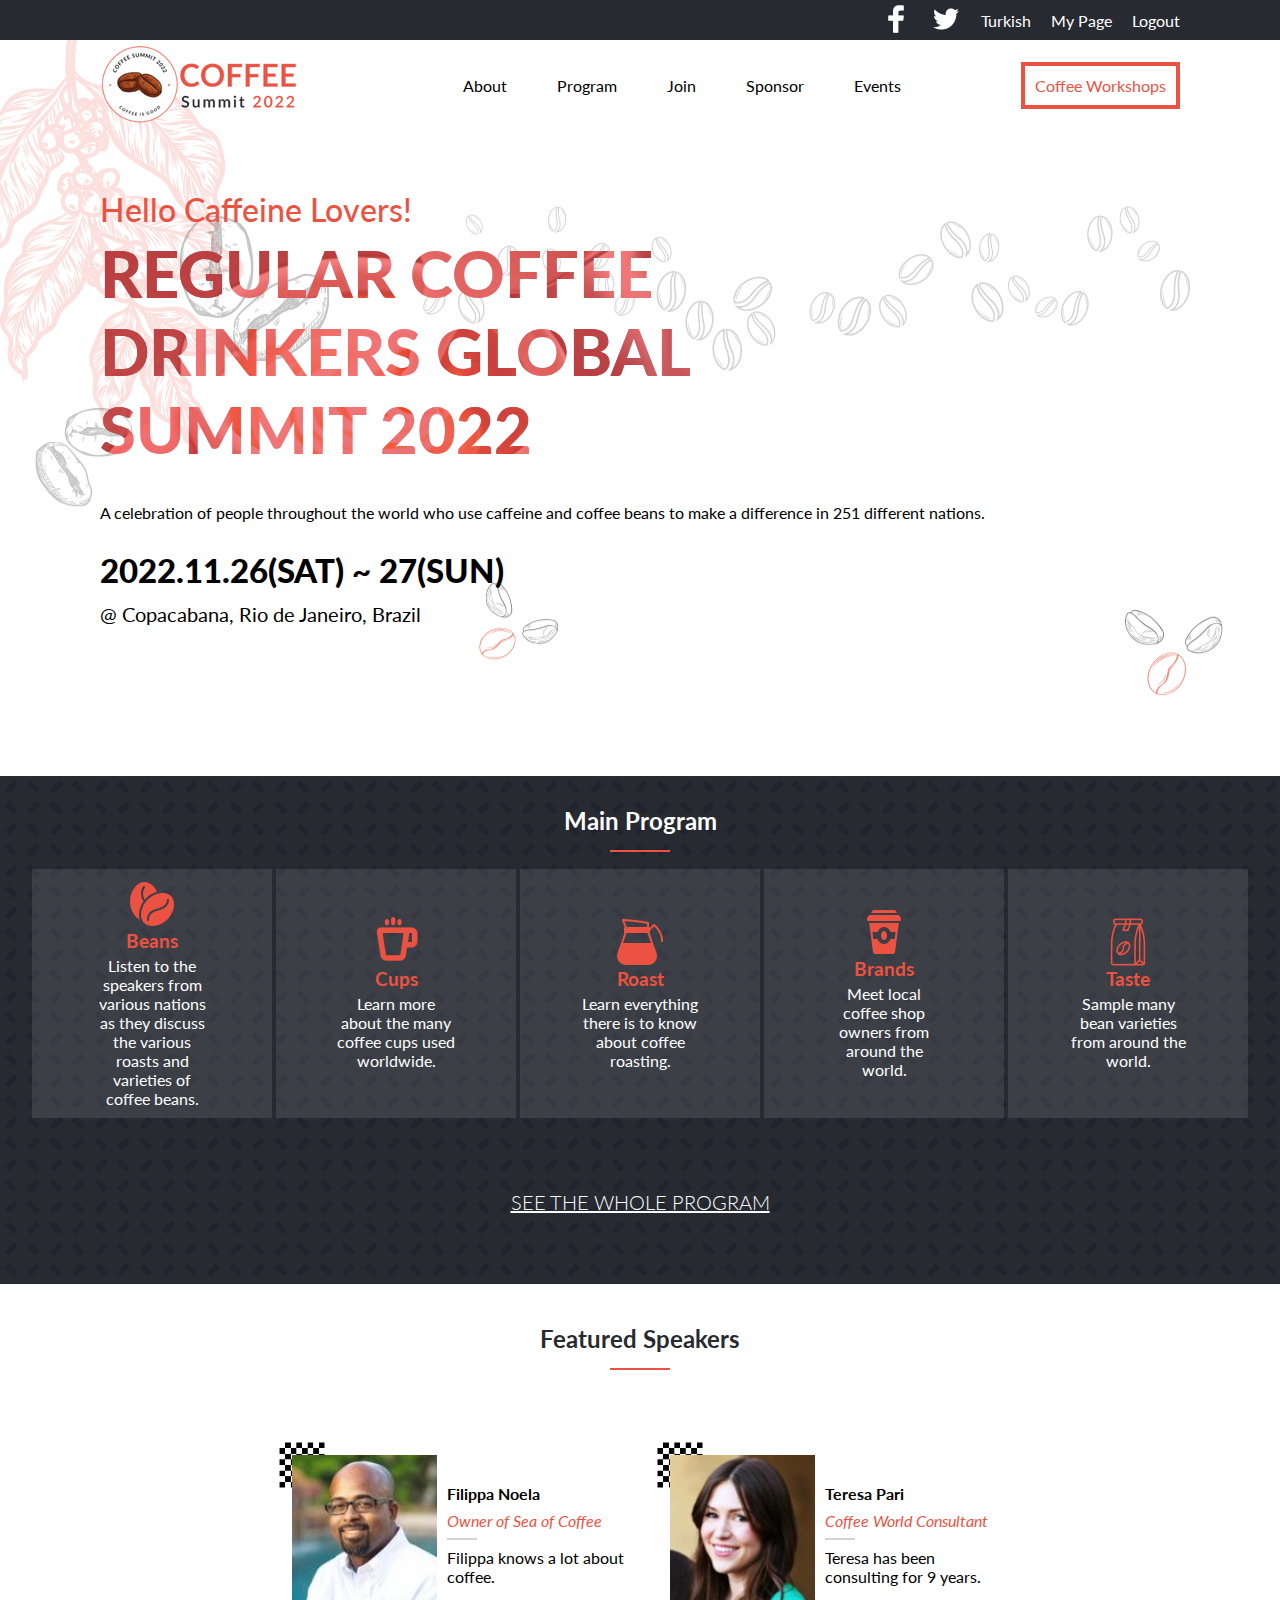
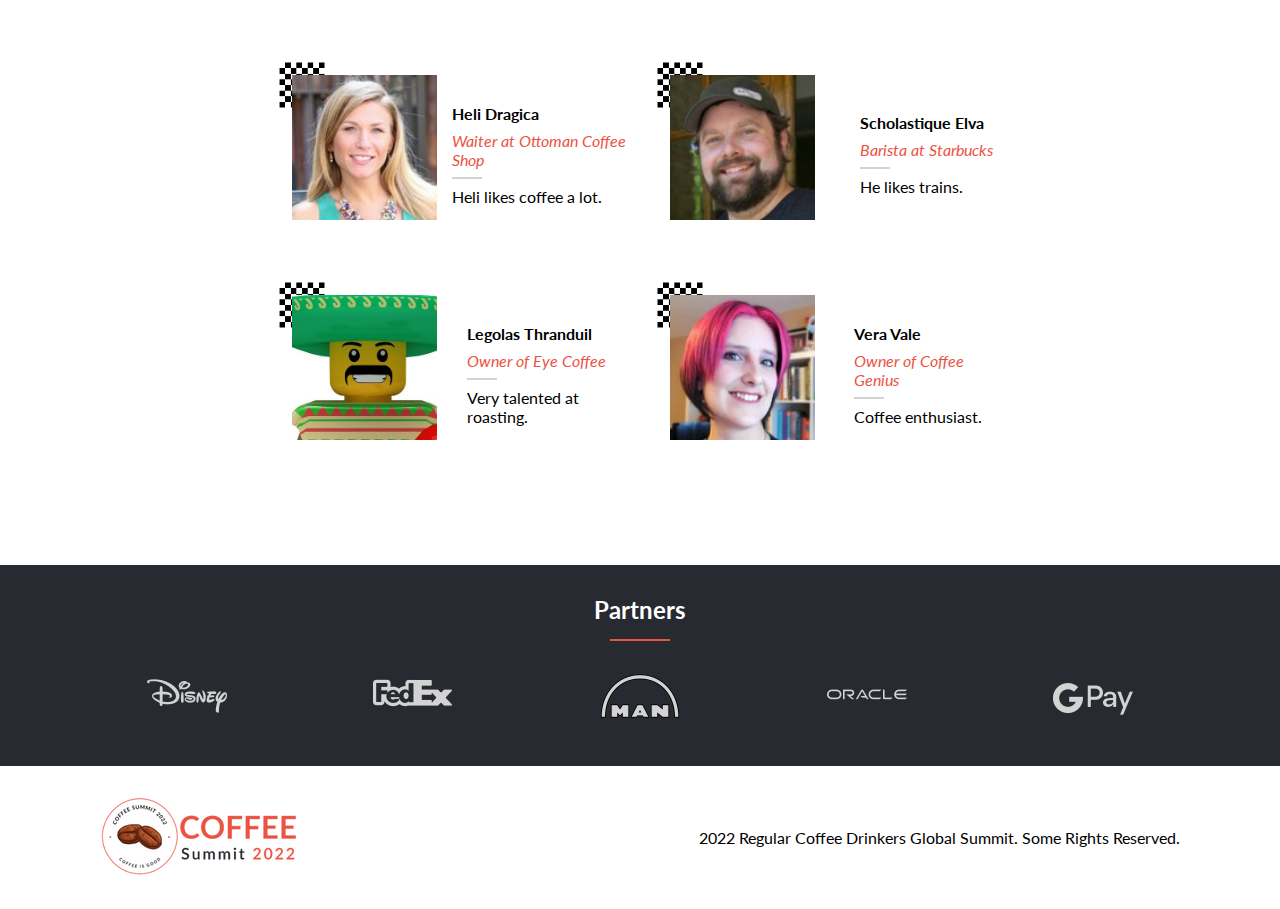
<file: index.html>
<!DOCTYPE html>
<html lang="en">
<head>
    <meta charset="UTF-8">
    <meta http-equiv="X-UA-Compatible" content="IE=edge">
    <meta name="viewport" content="width=device-width, initial-scale=1.0">
    <title>Regular Coffee Drinkers Global Summit</title>
    <link rel="icon" type="image/png" href="img/favicon-coffee.png">
    <link rel="stylesheet" href="style.css">
</head>
<body>
    <main>
        <header>
            <ul class="top-nav desktop">
                <li class="top-nav-links">
                    <a href="#">
                        <img src="img/facebook-icon.png" alt="facebook icon">
                    </a>
                </li>
                <li class="top-nav-links">
                    <a href="#">
                        <img src="img/twitter-icon.png" alt="twitter icon">
                    </a>
                </li>
                <li class="top-nav-links">
                    <a href="#">Turkish</a>
                </li>
                <li class="top-nav-links">
                    <a href="#">My Page</a>
                </li>
                <li class="top-nav-links">
                    <a href="#">Logout</a>
                </li>
            </ul>
            <nav class="desktop-menu desktop">
                    <a href="index.html">
                        <img class="nav-logo" src="img/logo.png" alt="logo">
                    </a>
                <ul class="desktop-menu-list">
                    <li class="desktop-links">
                        <a href="about.html">About</a>
                    </li>
                    <li class="desktop-links">
                        <a href="#">Program</a>
                    </li>
                    <li class="desktop-links">
                        <a href="#">Join</a>
                    </li>
                    <li class="desktop-links">
                        <a href="#">Sponsor</a>
                    </li>
                    <li class="desktop-links">
                        <a href="#">Events</a>
                    </li>
                    <li class="desktop-links">
                        <button class="last-link" href="#">Coffee Workshops</button>
                    </li>
                </ul>
            </nav>
            <nav class="mobile-menu mobile" id="mobile-menu">
                <div class="burger" id="burger">
                    <span class="bar"></span>
                    <span class="bar"></span>
                    <span class="bar"></span>
                </div>
                <ul class="mobile-menu-list" id="mobile-menu-list">
                    <li class="mobile-links"><a href="index.html">Home</a></li>
                    <li class="mobile-links"><a href="about.html">About</a></li>
                    <li class="mobile-links"><a href="#">Program</a></li>
                    <li class="mobile-links"><a href="#">Join</a></li>
                    <li class="mobile-links"><a href="#">Sponsors</a></li>
                    <li class="mobile-links"><a href="#">News</a></li>
                    <li class="mobile-links">
                        <button class="last-link-mobile" href="">Coffee Workshops</button>
                    </li>   
            </ul>
            </nav>
        </header>
        <section class="home-intro">
            <h2 class="hello-text">Hello Caffeine Lovers!</h2>
            <h1 class="intro-heading">REGULAR COFFEE<br>DRINKERS GLOBAL<br>SUMMIT 2022</h1>
            <p class="intro">A celebration of people throughout the world who use caffeine and coffee beans to make a difference in 251 different nations.</p>
            <h3 class="date">2022.11.26(SAT) ~ 27(SUN)</h3>
            <p class="address">@ Copacabana, Rio de Janeiro, Brazil</p>
        </section>
    </main>
    <section class="program">
        <h2 class="program-heading">Main Program</h2>
        <hr class="red">
        <div class="program-cards">
            <div class="card">
                <img src="img/coffee-beans.png" alt="coffee beans">
                <h4 class="subject">Beans</h4>
                <p class="subject-text">Listen to the speakers from various nations as they discuss the various roasts and varieties of coffee beans.</p>
            </div>

            <div class="card">
                <img src="img/coffee-cup.png" alt="coffee cup">
                <h4 class="subject">Cups</h4>
                <p class="subject-text">Learn more about the many coffee cups used worldwide.</p>
            </div>

            <div class="card">
                <img src="img/coffee-pot.png" alt="coffee pot">
                <h4 class="subject">Roast</h4>
                <p class="subject-text">Learn everything there is to know about coffee roasting.</p>
            </div>

            <div class="card">
                <img src="img/coffee-to-go.png" alt="coffee-to-go">
                <h4 class="subject">Brands</h4>
                <p class="subject-text">Meet local coffee shop owners from around the world.</p>
            </div>

            <div class="card">
                <img src="img/coffee-bag.png" alt="coffee-bag">
                <h4 class="subject">Taste</h4>
                <p class="subject-text">Sample many bean varieties from around the world.</p>
            </div>
        </div>
        <button class="btn mobile">Join The Summit 2022</button>
        <a class="program-link desktop" href="#">SEE THE WHOLE PROGRAM</a>
    </section>
    <section class="speakers">
        <h2 class="speaker-heading">Featured Speakers</h2>
        <hr class="red">
        <div class="speaker-list">
            <div class="speaker"></div>
            <div class="speaker"></div>
            <div class="speaker"></div>
            <div class="speaker"></div>
            <div class="speaker"></div>
            <div class="speaker"></div>
        </div>
    </section>
    <section class="partners">
        <h2 class="partners-title">Partners</h2>
        <hr class="red">
        <div class="companies">
            <img class="comp-logo" src="img/disney-logo.png" alt="Disney">
            <img class="comp-logo" src="img/fedex-logo.png" alt="Fed-ex">
            <img class="comp-logo" src="img/man-logo.png" alt="Man">
            <img class="comp-logo" src="img/oracle-logo.png" alt="Oracle">
            <img class="comp-logo" src="img/gpay-logo.png" alt="GooglePay">
        </div>
    </section>
    <footer>
        <div>
            <a href="index.html">
                <img src="img/logo.png" alt="logo">
            </a>
        </div>
        <p class="footer-text">2022 Regular Coffee Drinkers Global Summit. Some Rights Reserved.</p>
    </footer>
    <div id="back-to-top"><img src="img/arrow-up.png" alt="arrow up"></div>
    <script src="script.js"></script>
</body>
</html>
</file>
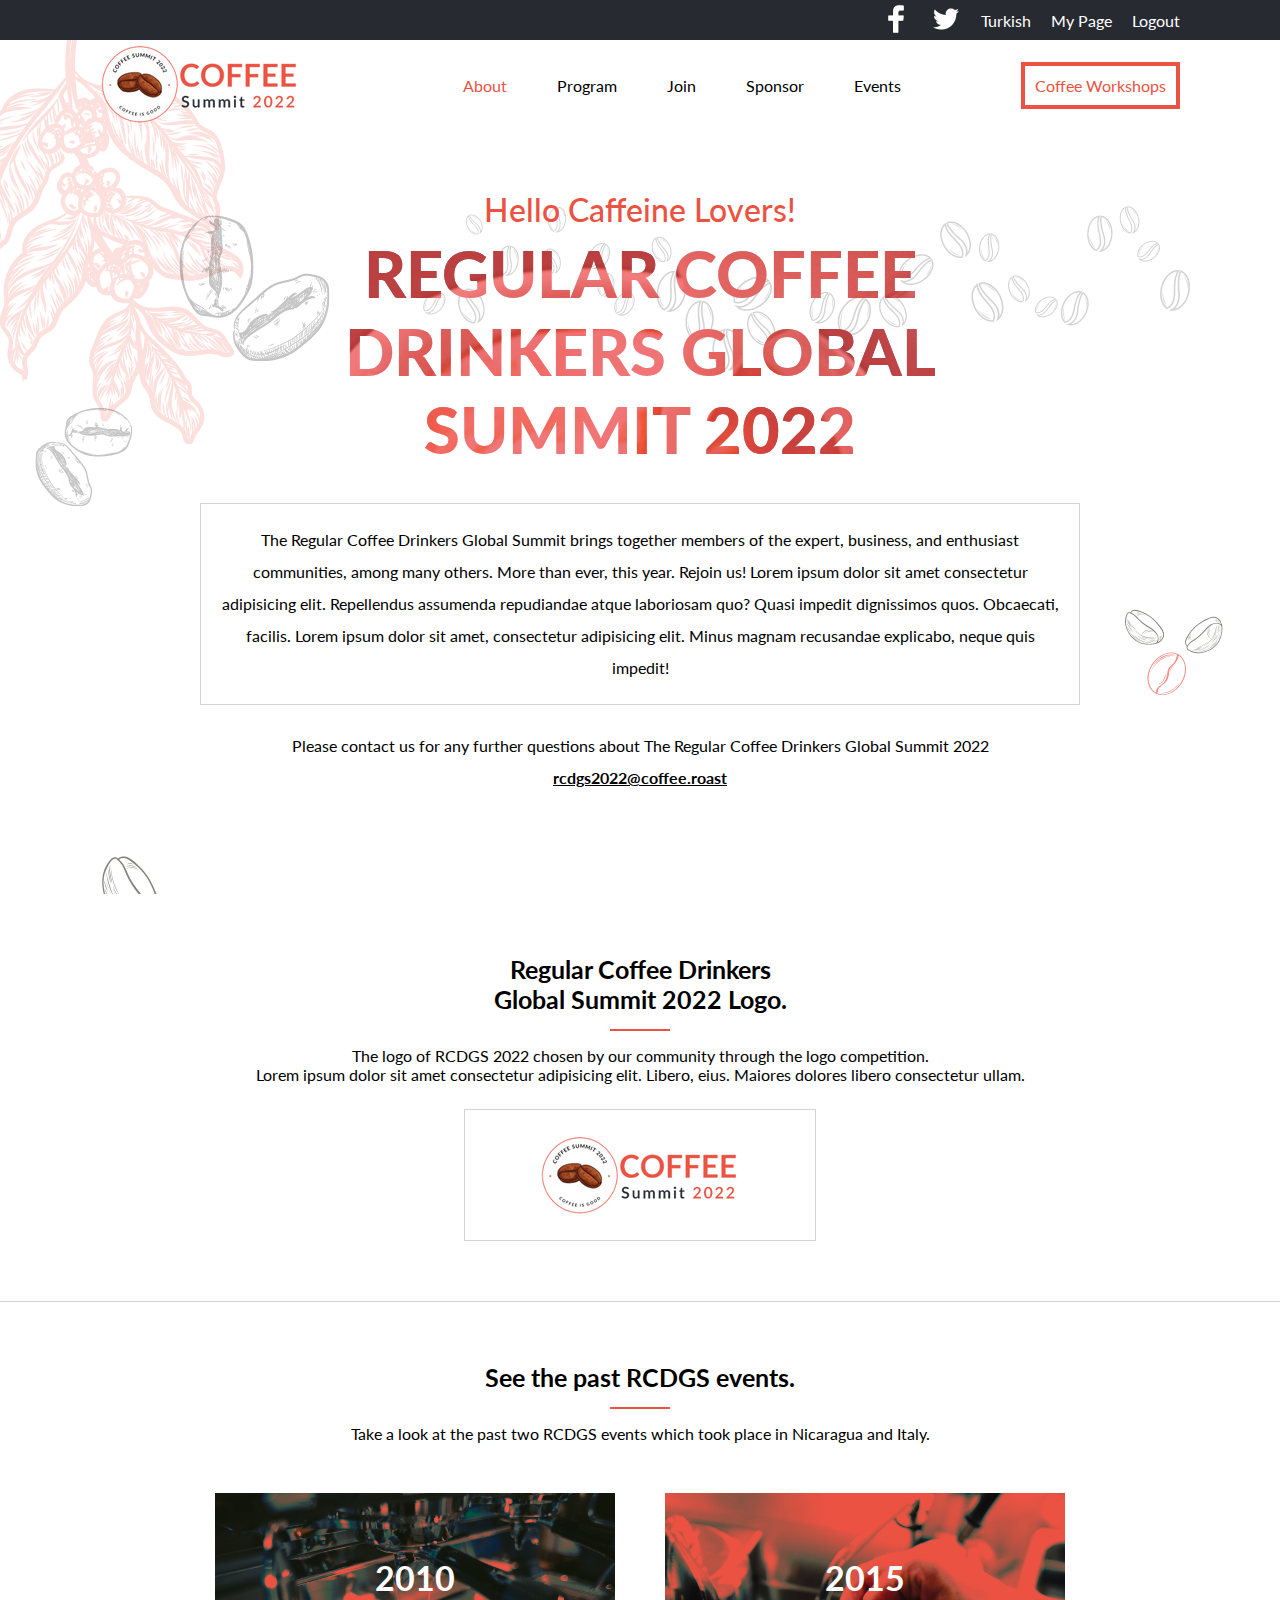
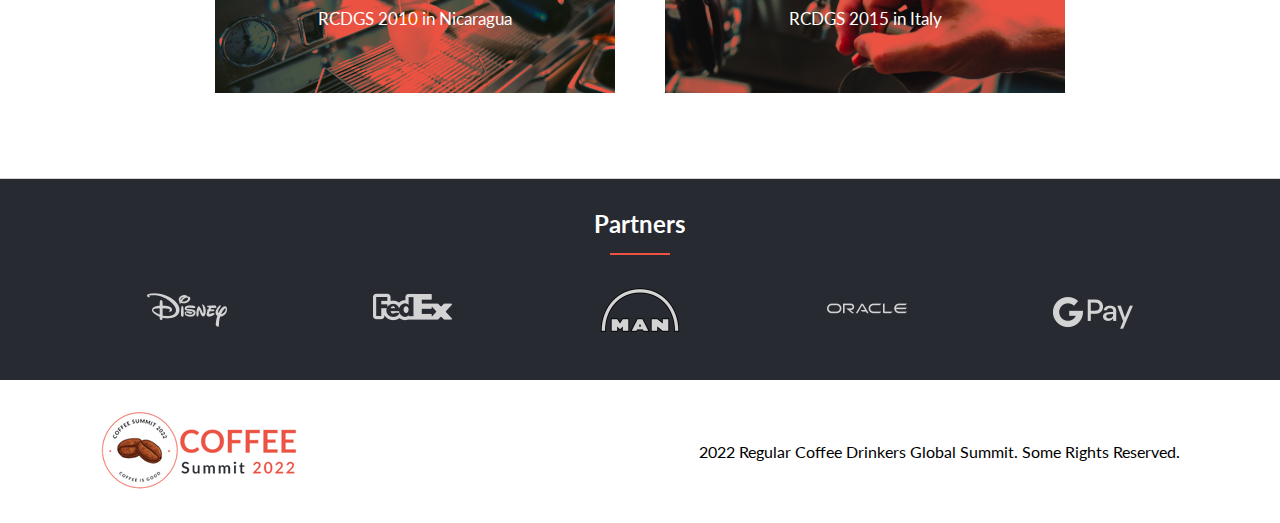
<file: about.html>
<!DOCTYPE html>
<html lang="en">
<head>
    <meta charset="UTF-8">
    <meta http-equiv="X-UA-Compatible" content="IE=edge">
    <meta name="viewport" content="width=device-width, initial-scale=1.0">
    <title>About Regular Coffee Drinkers Global Summit</title>
    <link rel="icon" type="image/png" href="img/favicon-coffee.png">
    <link rel="stylesheet" href="style.css">
</head>
<body>
    <main>
        <header>
            <ul class="top-nav desktop">
                <li class="top-nav-links">
                    <a href="#">
                        <img src="img/facebook-icon.png" alt="facebook icon">
                    </a>
                </li>
                <li class="top-nav-links">
                    <a href="#">
                        <img src="img/twitter-icon.png" alt="twitter icon">
                    </a>
                </li>
                <li class="top-nav-links">
                    <a href="#">Turkish</a>
                </li>
                <li class="top-nav-links">
                    <a href="#">My Page</a>
                </li>
                <li class="top-nav-links">
                    <a href="#">Logout</a>
                </li>
            </ul>
            <nav class="desktop-menu desktop">
                    <a href="index.html">
                        <img class="nav-logo" src="img/logo.png" alt="logo">
                    </a>
                <ul class="desktop-menu-list">
                    <li class="desktop-links">
                        <a class="first-link" href="about.html">About</a>
                    </li>
                    <li class="desktop-links">
                        <a href="#">Program</a>
                    </li>
                    <li class="desktop-links">
                        <a href="#">Join</a>
                    </li>
                    <li class="desktop-links">
                        <a href="#">Sponsor</a>
                    </li>
                    <li class="desktop-links">
                        <a href="#">Events</a>
                    </li>
                    <li class="desktop-links">
                        <button class="last-link" href="#">Coffee Workshops</button>
                    </li>
                </ul>
            </nav>
            <nav class="mobile-menu mobile" id="mobile-menu">
                <div class="burger" id="burger">
                    <span class="bar"></span>
                    <span class="bar"></span>
                    <span class="bar"></span>
                </div>
                <ul class="mobile-menu-list" id="mobile-menu-list">
                    <li class="mobile-links"><a href="index.html">Home</a></li>
                    <li class="mobile-links"><a href="about.html">About</a></li>
                    <li class="mobile-links"><a href="#">Program</a></li>
                    <li class="mobile-links"><a href="#">Join</a></li>
                    <li class="mobile-links"><a href="#">Sponsors</a></li>
                    <li class="mobile-links"><a href="#">News</a></li>
                    <li class="mobile-links">
                        <button class="last-link-mobile" href="">Coffee Workshops</button>
                    </li>   
            </ul>
            </nav>
        </header>
        <section class="about-intro">
            <h2 class="hello-text">Hello Caffeine Lovers!</h2>
            <h1 class="intro-heading">REGULAR COFFEE<br>DRINKERS GLOBAL<br>SUMMIT 2022</h1>
            <div class="about-text">
            The Regular Coffee Drinkers Global Summit brings together members of the expert, business, and enthusiast communities, among many others. More than ever, this year. Rejoin us!
            <span class="desktop">Lorem ipsum dolor sit amet consectetur adipisicing elit. Repellendus assumenda repudiandae atque laboriosam quo? Quasi impedit dignissimos quos. Obcaecati, facilis. Lorem ipsum dolor sit amet, consectetur adipisicing elit. Minus magnam recusandae explicabo, neque quis impedit!</span>
            </div>
            <p class="about-contact">Please contact us for any further questions about The Regular Coffee Drinkers Global Summit 2022<br>
                <a href="mailto:rcdgs2022@coffee.roast">rcdgs2022@coffee.roast</a>
            </p>
        </section>
    </main>
    <section class="about-section">
        <h3 class="about-section-heading">Regular Coffee Drinkers<br>Global Summit 2022 Logo.</h3>
        <hr class="red">
        <div class="about-section-text">
        The logo of RCDGS 2022 chosen by our community through the logo competition.<br>
        <span class="desktop"> Lorem ipsum dolor sit amet consectetur adipisicing elit. Libero, eius. Maiores dolores libero consectetur ullam.</span>
        </div>
        <img class="about-logo" src="img/logo.png" alt="logo">
    </section>
    <section class="about-events">
        <h4 class="about-section-heading">See the past RCDGS events.</h4>
        <hr class="red">
        <p class="about-section-text">Take a look at the past two RCDGS events which took place in Nicaragua and Italy.
        </p>
        <div class="events-container">
            <div class="event first-event">
                <div>
                    <h5 class="year">2010</h5>
                    <p class="event-info">RCDGS 2010 in Nicaragua</p>
                </div>
            </div>
            <div class="event second-event">
                <div>
                    <h5 class="year">2015</h5>
                    <p class="event-info">RCDGS 2015 in Italy</p>
                </div>
            </div>
        </div>
    </section>
    <section class="partners">
        <h2 class="partners-title">Partners</h2>
        <hr class="red">
        <div class="companies">
            <img class="comp-logo" src="img/disney-logo.png" alt="Disney">
            <img class="comp-logo" src="img/fedex-logo.png" alt="Fed-ex">
            <img class="comp-logo" src="img/man-logo.png" alt="Man">
            <img class="comp-logo" src="img/oracle-logo.png" alt="Oracle">
            <img class="comp-logo" src="img/gpay-logo.png" alt="GooglePay">
        </div>
    </section>
    <footer>
        <div>
            <a href="index.html">
                <img src="img/logo.png" alt="logo">
            </a>
        </div>
        <p class="footer-text">2022 Regular Coffee Drinkers Global Summit. Some Rights Reserved.</p>
    </footer>
    <div id="back-to-top"><img src="img/arrow-up.png" alt="arrow up"></div>
    <script src="script.js"></script>
</body>
</html>
</file>
<file: style.css>
@import url('https://fonts.googleapis.com/css2?family=Lato:ital,wght@0,300;0,400;0,700;0,900;1,400;1,700&display=swap');

:root {
  --red: #ec5242;
  --dark: #272a31;
  --gray: #d3d3d3;
  --white: #fff;
}

*,
*::before,
*::after {
  box-sizing: border-box;
  -webkit-box-sizing: border-box;
  margin: 0;
  padding: 0;
  font-family: 'Lato', serif;
  scroll-behavior: smooth;
}

.red {
  border: 1px solid var(--red);
  width: 60px;
  margin: 15px auto;
}

.gray {
  border: 1px solid var(--gray);
  width: 30px;
}

a {
  color: inherit;
  text-decoration: none;
  transition: 0.5s;
}

a:hover {
  color: var(--red);
}

ul {
  list-style: none;
}

.overflow {
  overflow: hidden;
}

.desktop {
  display: none;
}

.burger {
  cursor: pointer;
  width: 35px;
  height: 45px;
  background: none;
  border: none;
  margin: 30px;
}

.bar {
  width: 38px;
  height: 7px;
  background-color: var(--dark);
  display: block;
  margin: 6px auto;
}

.burger.active .bar:nth-child(1) {
  background-color: var(--red);
  transform: translateY(13px) rotate(45deg);
}

.burger.active .bar:nth-child(2) {
  opacity: 0;
}

.burger.active .bar:nth-child(3) {
  background-color: var(--red);
  transform: translateY(-13px) rotate(-45deg);
}

.mobile-menu {
  position: absolute;
  background: none;
  z-index: 99;
}

.mobile-menu.active {
  backdrop-filter: blur(7px) saturate(0%);
  -webkit-backdrop-filter: blur(7px) saturate(0%);
  background-color: rgba(255, 255, 255, 0.56);
  width: 100vw;
  height: 100vh;
}

.mobile-menu-list {
  display: none;
}

.mobile-menu-list.active {
  display: flex;
  flex-direction: column;
  justify-content: space-evenly;
  align-items: center;
}

.mobile-links {
  margin-top: 40px;
  color: var(--dark);
  font-size: 20px;
}

.last-link-mobile {
  cursor: pointer;
  background-color: transparent;
  color: var(--red);
  border: 3px solid var(--dark);
  padding: 5px;
  font-size: 20px;
}

.home-intro {
  padding: 100px 30px;
  background: url('img/bg-main-mobile.png');
}

.hello-text {
  color: var(--red);
  font-weight: 500;
  font-size: 30px;
}

.intro-heading {
  background: url(img/bg-header-text.png) no-repeat;
  background-size: cover;
  -webkit-background-clip: text;
  -webkit-text-fill-color: rgba(236, 82, 66, 0.7);
  color: var(--red);
  font-size: 40px;
  font-weight: 900;
  margin: 5px 0 35px 0;
  line-height: 1.2;
}

.about-intro {
  text-align: center;
  padding: 100px 30px;
  background: url('img/bg-main-mobile.png');
}

.about-text {
  border: 1px solid var(--gray);
  padding: 20px;
  background: var(--white);
  line-height: 2rem;
}

.about-contact {
  margin-top: 25px;
  line-height: 2rem;
}

.about-contact a {
  text-decoration: underline;
  font-weight: 700;
}

.about-section {
  padding: 60px 30px;
  text-align: center;
  display: flex;
  flex-direction: column;
  align-items: center;
  border-bottom: 1px solid var(--gray);
}

.about-section-heading {
  font-size: 25px;
}

.about-section-text {
  padding: 0 25px;
  margin-bottom: 25px;
}

.about-logo {
  border: 1px solid var(--gray);
  padding: 25px 75px;
}

.about-events {
  padding: 60px 30px;
  text-align: center;
  display: flex;
  flex-direction: column;
  align-items: center;
  border-bottom: 1px solid var(--gray);
}

.first-event {
  background-image: url(img/event1.jpeg);
  background-size: cover;
  background-repeat: no-repeat;
  background-blend-mode: darken;
  background-color: var(--red);
  margin-top: 30px;
  width: 80vw;
  height: 25vh;
  display: flex;
  align-items: center;
  justify-content: center;
}

.second-event {
  background-image: url(img/event2.jpeg);
  background-size: cover;
  background-repeat: no-repeat;
  background-blend-mode: darken;
  background-color: var(--red);
  margin-top: 30px;
  width: 80vw;
  height: 25vh;
  display: flex;
  align-items: center;
  justify-content: center;
}

.year {
  color: var(--white);
  text-align: center;
  font-size: 34px;
}

.event-info {
  color: var(--white);
  text-align: center;
  font-size: 17px;
  margin-top: 10px;
}

.date {
  margin-top: 27px;
  font-size: 33px;
  font-weight: 900;
  line-height: 1.3;
  margin-bottom: 10px;
}

.address {
  font-size: 20px;
}

.program {
  padding: 30px;
  background-color: var(--dark);
  background-image: url('img/bg-program.png');
  display: flex;
  flex-direction: column;
  justify-content: space-between;
  align-items: center;
}

.program-cards {
  display: flex;
  flex-direction: column;
}

.program-heading {
  color: var(--white);
}

.card {
  display: flex;
  justify-content: space-around;
  align-items: center;
  padding: 10px;
  margin-top: 15px;
  width: 100%;
  background-color: rgba(255, 255, 255, 0.1);
}

.subject {
  color: var(--red);
  font-size: 1.2rem;
}

.subject-text {
  width: 50%;
  color: var(--white);
}

.btn {
  cursor: pointer;
  color: var(--white);
  font-size: 1.3rem;
  background-color: var(--red);
  border: none;
  padding-top: 35px;
  padding-bottom: 35px;
  margin-top: 40px;
  margin-bottom: 40px;
  width: 75%;
}

.speakers {
  display: flex;
  flex-direction: column;
  align-items: center;
  margin: 40px 50px;
}

.speaker {
  display: flex;
  padding: 10px;
  align-items: center;
  column-gap: 10px;
  width: auto;
}

.speaker-heading {
  color: var(--dark);
}

.image-box {
  background-image: url(img/chess-bg.png);
  background-size: 60px;
  background-repeat: no-repeat;
  background-position: left top;
  width: 200px;
  height: 200px;
}

.speaker-image {
  padding-top: 20px;
  padding-left: 20px;
  width: 165px;
  height: 165px;
}

.speaker-info {
  display: flex;
  flex-direction: column;
  row-gap: 8px;
}

.speaker-name {
  font-weight: 700;
}

.title {
  font-style: italic;
  color: var(--red);
}

.partners {
  display: flex;
  flex-direction: column;
  align-items: center;
  background-color: var(--dark);
  padding: 30px;
}

.partners-title {
  color: var(--white);
}

.companies {
  display: flex;
  width: 100%;
  justify-content: space-evenly;
  flex-wrap: wrap;
}

.comp-logo {
  margin: 0 30px;
}

footer {
  display: flex;
  justify-content: space-around;
  padding: 30px 25px;
  align-items: center;
}

.footer-text {
  padding: 0 25px;
  font-size: 0.8rem;
}

#back-to-top {
  display: none;
  position: fixed;
  bottom: 20px;
  right: 30px;
  z-index: 99;
  background-color: var(--red);
  cursor: pointer;
  padding: 3px;
  border-radius: 5px;
  transition: 0.7s ease-in-out;
}

.show {
  visibility: visible;
}

#back-to-top:hover {
  transform: translateY(-5px);
}

@media only screen and (min-width: 768px) {
  .mobile {
    display: none;
  }

  .desktop {
    display: inline;
  }

  .top-nav {
    background-color: var(--dark);
    color: var(--white);
    list-style-type: none;
    display: flex;
    align-items: center;
    justify-content: flex-end;
    width: 100%;
    height: 40px;
    padding: 5px 100px;
  }

  .top-nav-links {
    margin-left: 20px;
  }

  .desktop-menu {
    position: absolute;
    display: flex;
    align-items: center;
    justify-content: space-between;
    background-color: rgba(0, 0, 0, 0);
    width: 100%;
    height: 90px;
    padding: 5px 100px;
  }

  .desktop-menu-list {
    display: flex;
    list-style-type: none;
    align-items: center;
  }

  .desktop-links {
    margin-left: 50px;
  }

  .nav-logo {
    border-radius: 100px 0 0 100px;
  }

  .first-link {
    color: var(--red);
  }

  .last-link {
    cursor: pointer;
    margin-left: 70px;
    background-color: var(--white);
    font-size: 1rem;
    color: var(--red);
    border: 4px solid var(--red);
    padding: 10px;
  }

  .home-intro {
    background-image: url('img/bg-main-desktop.png');
    background-size: inherit;
    background-repeat: no-repeat;
    padding-top: 100px;
    padding-bottom: 150px;
    padding-left: 100px;
    display: flex;
    flex-direction: column;
    align-items: flex-start;
  }

  .hello-text {
    padding-top: 50px;
    font-size: 2rem;
  }

  .intro-heading {
    font-size: 65px;
  }

  .program-cards {
    display: flex;
    flex-direction: row;
  }

  .card {
    display: flex;
    flex-direction: column;
    align-items: center;
    justify-content: center;
    margin: 2px;
    padding: 10px 0;
  }

  .subject-text {
    text-align: center;
    margin-top: 4px;
  }

  .program-link {
    display: block;
    margin: 70px 0 40px 0;
    color: var(--white);
    font-weight: 300;
    font-size: 1.25rem;
    text-decoration: underline;
  }

  .speakers {
    display: flex;
    flex-direction: column;
    justify-content: center;
    align-items: center;
  }

  .speaker {
    width: 40%;
  }

  .speaker-list {
    width: 80%;
    margin: 40px 100px;
    display: flex;
    flex-wrap: wrap;
    justify-content: center;
    align-items: center;
  }

  .partners {
    display: flex;
    flex-direction: column;
    align-items: center;
    background-color: var(--dark);
  }

  .about-intro {
    text-align: center;
    padding: 100px 200px;
    background: url('img/bg-main-desktop.png');
  }

  .events-container {
    display: flex;
    justify-content: center;
    padding: 0 100px;
  }

  .event {
    width: 400px;
    height: 200px;
    margin: 25px;
    transition: 1s;
  }

  .event:hover {
    cursor: pointer;
    filter: brightness(120%);
  }

  footer {
    display: flex;
    justify-content: space-between;
    padding: 30px 100px;
    align-items: center;
    background-color: white;
  }

  .footer-text {
    padding: 0;
    font-size: 1rem;
  }
}
</file>
